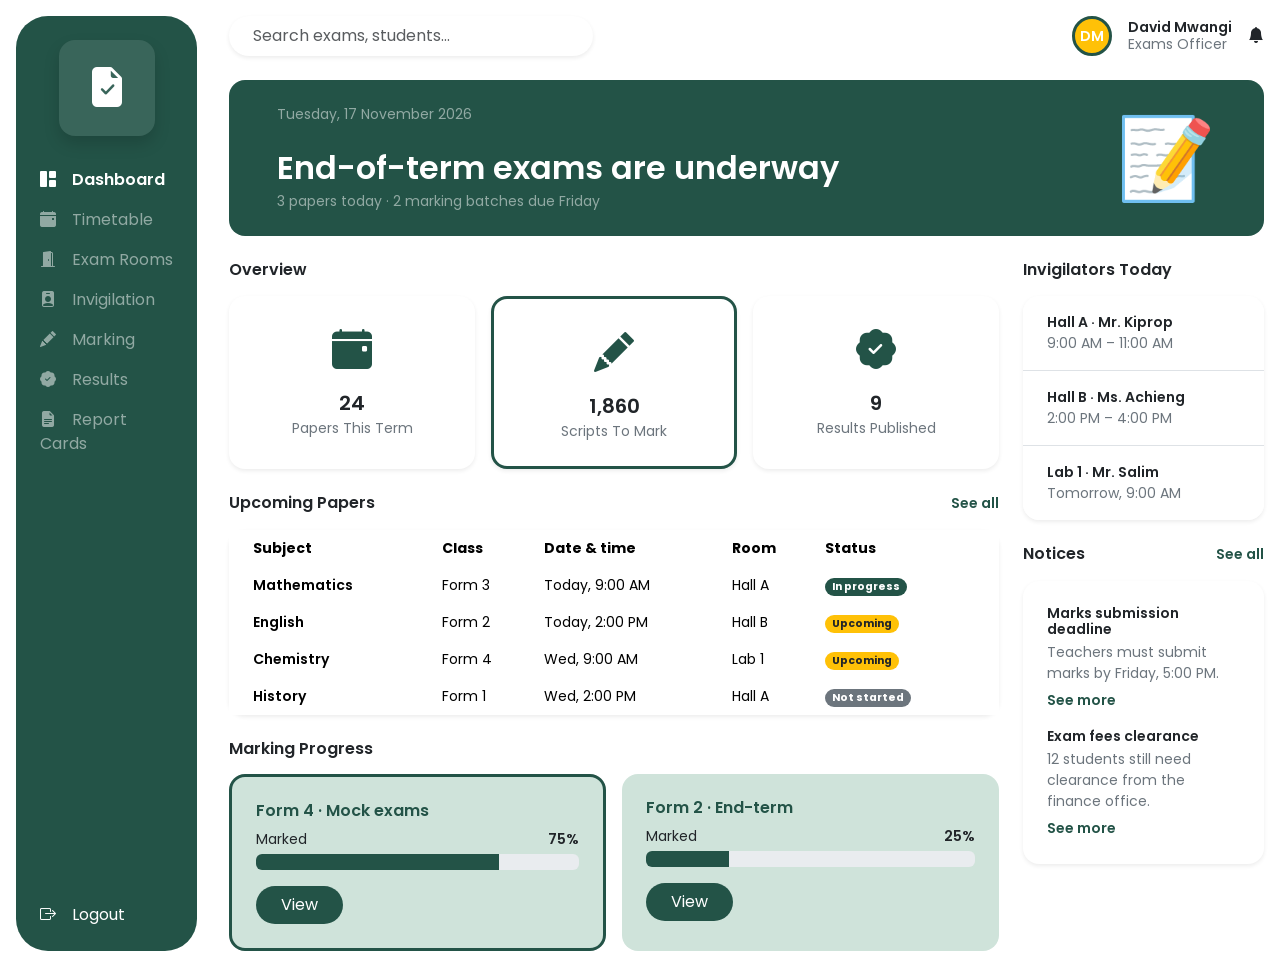
<file: examinations.html>
<!DOCTYPE html>
<!-- #235347 is set once on <html> by overriding Bootstrap's "success" colour variables. No <style> block, no custom classes. -->
<html lang="en" style="--bs-success-rgb: 35, 83, 71; --bs-success-bg-subtle: #cfe3da; --bs-success-border-subtle: #a5c9bb; --bs-body-font-family: Poppins, system-ui, sans-serif;">
<head>
  <meta charset="UTF-8">
  <meta name="viewport" content="width=device-width, initial-scale=1">
  <title>Examinations Office</title>
  <link href="https://cdn.jsdelivr.net/npm/bootstrap@5.3.3/dist/css/bootstrap.min.css" rel="stylesheet">
  <link href="https://cdn.jsdelivr.net/npm/bootstrap-icons@1.11.3/font/bootstrap-icons.min.css" rel="stylesheet">
  <link href="https://fonts.googleapis.com/css2?family=Poppins:wght@300;400;500;600;700&display=swap" rel="stylesheet">
</head>
<body class="bg-success-subtle">
<div class="container-fluid bg-white">
  <div class="row min-vh-100">

    <aside class="col-lg-2 col-md-3 p-3">
      <div class="bg-success text-white rounded-5 p-4 h-100 d-flex flex-column">
        <div class="bg-white bg-opacity-10 rounded-4 d-flex align-items-center justify-content-center mx-auto mb-4 fs-1 shadow" style="width: 6rem; height: 6rem;"><i class="bi bi-file-earmark-check-fill"></i></div>
        <nav class="nav flex-column">
          <a class="nav-link text-white fw-semibold px-0" href="#"><i class="bi bi-grid-1x2-fill me-3"></i>Dashboard</a>
          <a class="nav-link text-white-50 px-0" href="#"><i class="bi bi-calendar-event-fill me-3"></i>Timetable</a>
          <a class="nav-link text-white-50 px-0" href="#"><i class="bi bi-door-open-fill me-3"></i>Exam Rooms</a>
          <a class="nav-link text-white-50 px-0" href="#"><i class="bi bi-person-badge-fill me-3"></i>Invigilation</a>
          <a class="nav-link text-white-50 px-0" href="#"><i class="bi bi-pencil-fill me-3"></i>Marking</a>
          <a class="nav-link text-white-50 px-0" href="#"><i class="bi bi-patch-check-fill me-3"></i>Results</a>
          <a class="nav-link text-white-50 px-0" href="#"><i class="bi bi-file-earmark-text-fill me-3"></i>Report Cards</a>
        </nav>
        <a class="nav-link text-white px-0 mt-auto pt-5" href="#"><i class="bi bi-box-arrow-right me-3"></i>Logout</a>
      </div>
    </aside>

    <main class="col-lg-10 col-md-9 p-3">
      <div class="d-flex justify-content-between align-items-center mb-4">
        <input type="search" class="form-control rounded-pill border-0 shadow-sm px-4 py-2 w-auto" placeholder="Search exams, students..." aria-label="Search">
        <div class="d-flex align-items-center gap-3">
          <span class="rounded-circle border border-3 border-success bg-warning text-white fw-semibold small d-flex align-items-center justify-content-center" style="width: 2.5rem; height: 2.5rem;">DM</span>
          <div class="lh-sm"><div class="fw-semibold small">David Mwangi</div><div class="text-secondary small">Exams Officer</div></div>
          <i class="bi bi-bell-fill"></i>
        </div>
      </div>

      <section class="bg-success text-white rounded-4 p-4 px-md-5 mb-4 d-flex justify-content-between align-items-center overflow-hidden">
        <div>
          <div class="small text-white-50">Tuesday, 17 November 2026</div>
          <h2 class="fw-semibold mt-4 mb-1">End-of-term exams are underway</h2>
          <p class="small text-white-50 mb-0">3 papers today · 2 marking batches due Friday</p>
        </div>
        <div class="display-1 d-none d-md-block">📝</div>
      </section>

      <div class="row g-4">
        <div class="col-xl-9">
          <h3 class="h6 fw-semibold mb-3">Overview</h3>
          <div class="row g-3 mb-4">
            <div class="col-sm-4"><div class="card rounded-4 border-0 shadow-sm h-100 text-center"><div class="card-body py-4"><i class="bi bi-calendar-event-fill fs-1 text-success"></i><p class="fw-semibold fs-5 mb-0 mt-2">24</p><p class="small text-secondary mb-0">Papers This Term</p></div></div></div>
            <div class="col-sm-4"><div class="card rounded-4 border border-3 border-success shadow-sm h-100 text-center"><div class="card-body py-4"><i class="bi bi-pencil-fill fs-1 text-success"></i><p class="fw-semibold fs-5 mb-0 mt-2">1,860</p><p class="small text-secondary mb-0">Scripts To Mark</p></div></div></div>
            <div class="col-sm-4"><div class="card rounded-4 border-0 shadow-sm h-100 text-center"><div class="card-body py-4"><i class="bi bi-patch-check-fill fs-1 text-success"></i><p class="fw-semibold fs-5 mb-0 mt-2">9</p><p class="small text-secondary mb-0">Results Published</p></div></div></div>
          </div>

          <div class="d-flex justify-content-between align-items-center mb-3">
            <h3 class="h6 fw-semibold mb-0">Upcoming Papers</h3>
            <a href="#" class="small fw-semibold text-success text-decoration-none">See all</a>
          </div>
          <div class="card rounded-4 border-0 shadow-sm mb-4">
            <div class="table-responsive">
              <table class="table table-borderless align-middle mb-0">
                <thead><tr class="text-secondary small"><th class="ps-4">Subject</th><th>Class</th><th>Date &amp; time</th><th>Room</th><th class="pe-4">Status</th></tr></thead>
                <tbody class="small">
                  <tr><td class="ps-4 fw-semibold">Mathematics</td><td>Form 3</td><td>Today, 9:00 AM</td><td>Hall A</td><td class="pe-4"><span class="badge rounded-pill bg-success">In progress</span></td></tr>
                  <tr><td class="ps-4 fw-semibold">English</td><td>Form 2</td><td>Today, 2:00 PM</td><td>Hall B</td><td class="pe-4"><span class="badge rounded-pill bg-warning text-dark">Upcoming</span></td></tr>
                  <tr><td class="ps-4 fw-semibold">Chemistry</td><td>Form 4</td><td>Wed, 9:00 AM</td><td>Lab 1</td><td class="pe-4"><span class="badge rounded-pill bg-warning text-dark">Upcoming</span></td></tr>
                  <tr><td class="ps-4 fw-semibold">History</td><td>Form 1</td><td>Wed, 2:00 PM</td><td>Hall A</td><td class="pe-4"><span class="badge rounded-pill bg-secondary">Not started</span></td></tr>
                </tbody>
              </table>
            </div>
          </div>

          <h3 class="h6 fw-semibold mb-3">Marking Progress</h3>
          <div class="row g-3">
            <div class="col-md-6"><div class="bg-success-subtle border border-3 border-success rounded-4 p-4 h-100">
              <h6 class="text-success fw-semibold">Form 4 · Mock exams</h6>
              <div class="d-flex justify-content-between small mb-1"><span>Marked</span><span class="fw-semibold">75%</span></div>
              <div class="progress mb-3" role="progressbar" aria-label="Form 4 marking"><div class="progress-bar bg-success w-75"></div></div>
              <button class="btn bg-success text-white rounded-pill px-4">View</button>
            </div></div>
            <div class="col-md-6"><div class="bg-success-subtle rounded-4 p-4 h-100">
              <h6 class="text-success fw-semibold">Form 2 · End-term</h6>
              <div class="d-flex justify-content-between small mb-1"><span>Marked</span><span class="fw-semibold">25%</span></div>
              <div class="progress mb-3" role="progressbar" aria-label="Form 2 marking"><div class="progress-bar bg-success w-25"></div></div>
              <button class="btn bg-success text-white rounded-pill px-4">View</button>
            </div></div>
          </div>
        </div>

        <div class="col-xl-3">
          <h3 class="h6 fw-semibold mb-3">Invigilators Today</h3>
          <div class="card rounded-4 border-0 shadow-sm mb-4"><ul class="list-group list-group-flush rounded-4">
            <li class="list-group-item py-3 px-4"><div class="small fw-semibold">Hall A · Mr. Kiprop</div><div class="small text-secondary">9:00 AM – 11:00 AM</div></li>
            <li class="list-group-item py-3 px-4"><div class="small fw-semibold">Hall B · Ms. Achieng</div><div class="small text-secondary">2:00 PM – 4:00 PM</div></li>
            <li class="list-group-item py-3 px-4"><div class="small fw-semibold">Lab 1 · Mr. Salim</div><div class="small text-secondary">Tomorrow, 9:00 AM</div></li>
          </ul></div>

          <div class="d-flex justify-content-between align-items-center mb-3">
            <h3 class="h6 fw-semibold mb-0">Notices</h3>
            <a href="#" class="small fw-semibold text-success text-decoration-none">See all</a>
          </div>
          <div class="card rounded-4 border-0 shadow-sm"><div class="card-body p-4">
            <h6 class="small fw-semibold mb-1">Marks submission deadline</h6>
            <p class="small text-secondary mb-1">Teachers must submit marks by Friday, 5:00 PM.</p>
            <a href="#" class="small fw-semibold text-success text-decoration-none">See more</a>
            <h6 class="small fw-semibold mt-3 mb-1">Exam fees clearance</h6>
            <p class="small text-secondary mb-1">12 students still need clearance from the finance office.</p>
            <a href="#" class="small fw-semibold text-success text-decoration-none">See more</a>
          </div></div>
        </div>
      </div>
    </main>
  </div>
</div>
<script src="https://cdn.jsdelivr.net/npm/bootstrap@5.3.3/dist/js/bootstrap.bundle.min.js"></script>
</body>
</html>
</file>
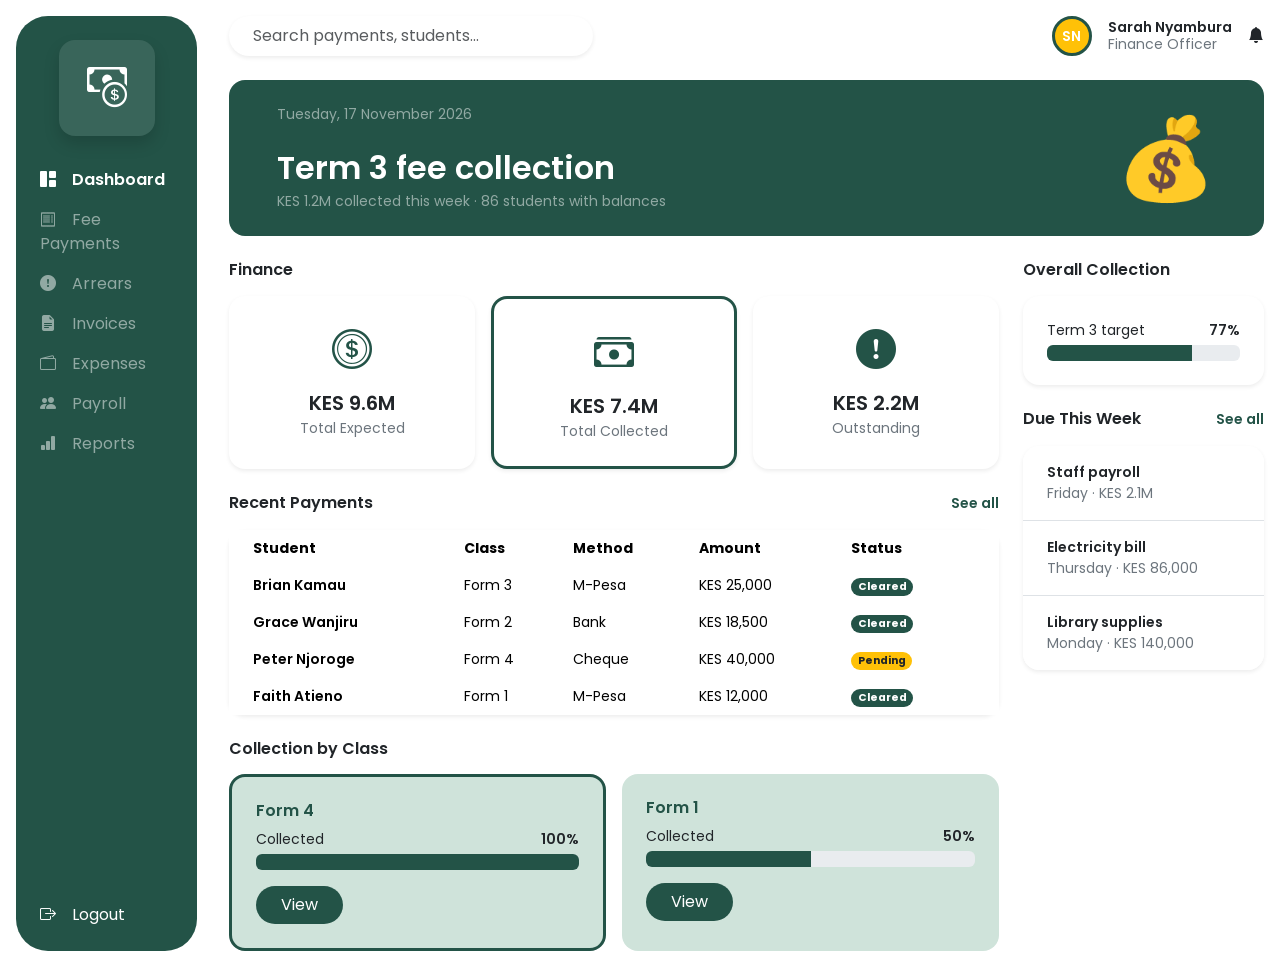
<file: finance.html>
<!DOCTYPE html>
<!-- #235347 is set once on <html> by overriding Bootstrap's "success" colour variables. No <style> block, no custom classes. -->
<html lang="en" style="--bs-success-rgb: 35, 83, 71; --bs-success-bg-subtle: #cfe3da; --bs-success-border-subtle: #a5c9bb; --bs-body-font-family: Poppins, system-ui, sans-serif;">
<head>
  <meta charset="UTF-8">
  <meta name="viewport" content="width=device-width, initial-scale=1">
  <title>Finance Department</title>
  <link href="https://cdn.jsdelivr.net/npm/bootstrap@5.3.3/dist/css/bootstrap.min.css" rel="stylesheet">
  <link href="https://cdn.jsdelivr.net/npm/bootstrap-icons@1.11.3/font/bootstrap-icons.min.css" rel="stylesheet">
  <link href="https://fonts.googleapis.com/css2?family=Poppins:wght@300;400;500;600;700&display=swap" rel="stylesheet">
</head>
<body class="bg-success-subtle">
<div class="container-fluid bg-white">
  <div class="row min-vh-100">

    <aside class="col-lg-2 col-md-3 p-3">
      <div class="bg-success text-white rounded-5 p-4 h-100 d-flex flex-column">
        <div class="bg-white bg-opacity-10 rounded-4 d-flex align-items-center justify-content-center mx-auto mb-4 fs-1 shadow" style="width: 6rem; height: 6rem;"><i class="bi bi-cash-coin"></i></div>
        <nav class="nav flex-column">
          <a class="nav-link text-white fw-semibold px-0" href="#"><i class="bi bi-grid-1x2-fill me-3"></i>Dashboard</a>
          <a class="nav-link text-white-50 px-0" href="#"><i class="bi bi-receipt me-3"></i>Fee Payments</a>
          <a class="nav-link text-white-50 px-0" href="#"><i class="bi bi-exclamation-circle-fill me-3"></i>Arrears</a>
          <a class="nav-link text-white-50 px-0" href="#"><i class="bi bi-file-earmark-text-fill me-3"></i>Invoices</a>
          <a class="nav-link text-white-50 px-0" href="#"><i class="bi bi-wallet2 me-3"></i>Expenses</a>
          <a class="nav-link text-white-50 px-0" href="#"><i class="bi bi-people-fill me-3"></i>Payroll</a>
          <a class="nav-link text-white-50 px-0" href="#"><i class="bi bi-bar-chart-fill me-3"></i>Reports</a>
        </nav>
        <a class="nav-link text-white px-0 mt-auto pt-5" href="#"><i class="bi bi-box-arrow-right me-3"></i>Logout</a>
      </div>
    </aside>

    <main class="col-lg-10 col-md-9 p-3">
      <div class="d-flex justify-content-between align-items-center mb-4">
        <input type="search" class="form-control rounded-pill border-0 shadow-sm px-4 py-2 w-auto" placeholder="Search payments, students..." aria-label="Search">
        <div class="d-flex align-items-center gap-3">
          <span class="rounded-circle border border-3 border-success bg-warning text-white fw-semibold small d-flex align-items-center justify-content-center" style="width: 2.5rem; height: 2.5rem;">SN</span>
          <div class="lh-sm"><div class="fw-semibold small">Sarah Nyambura</div><div class="text-secondary small">Finance Officer</div></div>
          <i class="bi bi-bell-fill"></i>
        </div>
      </div>

      <section class="bg-success text-white rounded-4 p-4 px-md-5 mb-4 d-flex justify-content-between align-items-center overflow-hidden">
        <div>
          <div class="small text-white-50">Tuesday, 17 November 2026</div>
          <h2 class="fw-semibold mt-4 mb-1">Term 3 fee collection</h2>
          <p class="small text-white-50 mb-0">KES 1.2M collected this week · 86 students with balances</p>
        </div>
        <div class="display-1 d-none d-md-block">💰</div>
      </section>

      <div class="row g-4">
        <div class="col-xl-9">
          <h3 class="h6 fw-semibold mb-3">Finance</h3>
          <div class="row g-3 mb-4">
            <div class="col-sm-4"><div class="card rounded-4 border-0 shadow-sm h-100 text-center"><div class="card-body py-4"><i class="bi bi-coin fs-1 text-success"></i><p class="fw-semibold fs-5 mb-0 mt-2">KES 9.6M</p><p class="small text-secondary mb-0">Total Expected</p></div></div></div>
            <div class="col-sm-4"><div class="card rounded-4 border border-3 border-success shadow-sm h-100 text-center"><div class="card-body py-4"><i class="bi bi-cash-stack fs-1 text-success"></i><p class="fw-semibold fs-5 mb-0 mt-2">KES 7.4M</p><p class="small text-secondary mb-0">Total Collected</p></div></div></div>
            <div class="col-sm-4"><div class="card rounded-4 border-0 shadow-sm h-100 text-center"><div class="card-body py-4"><i class="bi bi-exclamation-circle-fill fs-1 text-success"></i><p class="fw-semibold fs-5 mb-0 mt-2">KES 2.2M</p><p class="small text-secondary mb-0">Outstanding</p></div></div></div>
          </div>

          <div class="d-flex justify-content-between align-items-center mb-3">
            <h3 class="h6 fw-semibold mb-0">Recent Payments</h3>
            <a href="#" class="small fw-semibold text-success text-decoration-none">See all</a>
          </div>
          <div class="card rounded-4 border-0 shadow-sm mb-4">
            <div class="table-responsive">
              <table class="table table-borderless align-middle mb-0">
                <thead><tr class="text-secondary small"><th class="ps-4">Student</th><th>Class</th><th>Method</th><th>Amount</th><th class="pe-4">Status</th></tr></thead>
                <tbody class="small">
                  <tr><td class="ps-4 fw-semibold">Brian Kamau</td><td>Form 3</td><td>M-Pesa</td><td>KES 25,000</td><td class="pe-4"><span class="badge rounded-pill bg-success">Cleared</span></td></tr>
                  <tr><td class="ps-4 fw-semibold">Grace Wanjiru</td><td>Form 2</td><td>Bank</td><td>KES 18,500</td><td class="pe-4"><span class="badge rounded-pill bg-success">Cleared</span></td></tr>
                  <tr><td class="ps-4 fw-semibold">Peter Njoroge</td><td>Form 4</td><td>Cheque</td><td>KES 40,000</td><td class="pe-4"><span class="badge rounded-pill bg-warning text-dark">Pending</span></td></tr>
                  <tr><td class="ps-4 fw-semibold">Faith Atieno</td><td>Form 1</td><td>M-Pesa</td><td>KES 12,000</td><td class="pe-4"><span class="badge rounded-pill bg-success">Cleared</span></td></tr>
                </tbody>
              </table>
            </div>
          </div>

          <h3 class="h6 fw-semibold mb-3">Collection by Class</h3>
          <div class="row g-3">
            <div class="col-md-6"><div class="bg-success-subtle border border-3 border-success rounded-4 p-4 h-100">
              <h6 class="text-success fw-semibold">Form 4</h6>
              <div class="d-flex justify-content-between small mb-1"><span>Collected</span><span class="fw-semibold">100%</span></div>
              <div class="progress mb-3" role="progressbar" aria-label="Form 4 collection"><div class="progress-bar bg-success w-100"></div></div>
              <button class="btn bg-success text-white rounded-pill px-4">View</button>
            </div></div>
            <div class="col-md-6"><div class="bg-success-subtle rounded-4 p-4 h-100">
              <h6 class="text-success fw-semibold">Form 1</h6>
              <div class="d-flex justify-content-between small mb-1"><span>Collected</span><span class="fw-semibold">50%</span></div>
              <div class="progress mb-3" role="progressbar" aria-label="Form 1 collection"><div class="progress-bar bg-success w-50"></div></div>
              <button class="btn bg-success text-white rounded-pill px-4">View</button>
            </div></div>
          </div>
        </div>

        <div class="col-xl-3">
          <h3 class="h6 fw-semibold mb-3">Overall Collection</h3>
          <div class="card rounded-4 border-0 shadow-sm mb-4"><div class="card-body p-4">
            <div class="d-flex justify-content-between small mb-1"><span>Term 3 target</span><span class="fw-semibold">77%</span></div>
            <div class="progress" role="progressbar" aria-label="Overall collection"><div class="progress-bar bg-success w-75"></div></div>
          </div></div>

          <div class="d-flex justify-content-between align-items-center mb-3">
            <h3 class="h6 fw-semibold mb-0">Due This Week</h3>
            <a href="#" class="small fw-semibold text-success text-decoration-none">See all</a>
          </div>
          <div class="card rounded-4 border-0 shadow-sm"><ul class="list-group list-group-flush rounded-4">
            <li class="list-group-item py-3 px-4"><div class="small fw-semibold">Staff payroll</div><div class="small text-secondary">Friday · KES 2.1M</div></li>
            <li class="list-group-item py-3 px-4"><div class="small fw-semibold">Electricity bill</div><div class="small text-secondary">Thursday · KES 86,000</div></li>
            <li class="list-group-item py-3 px-4"><div class="small fw-semibold">Library supplies</div><div class="small text-secondary">Monday · KES 140,000</div></li>
          </ul></div>
        </div>
      </div>
    </main>
  </div>
</div>
<script src="https://cdn.jsdelivr.net/npm/bootstrap@5.3.3/dist/js/bootstrap.bundle.min.js"></script>
</body>
</html>
</file>
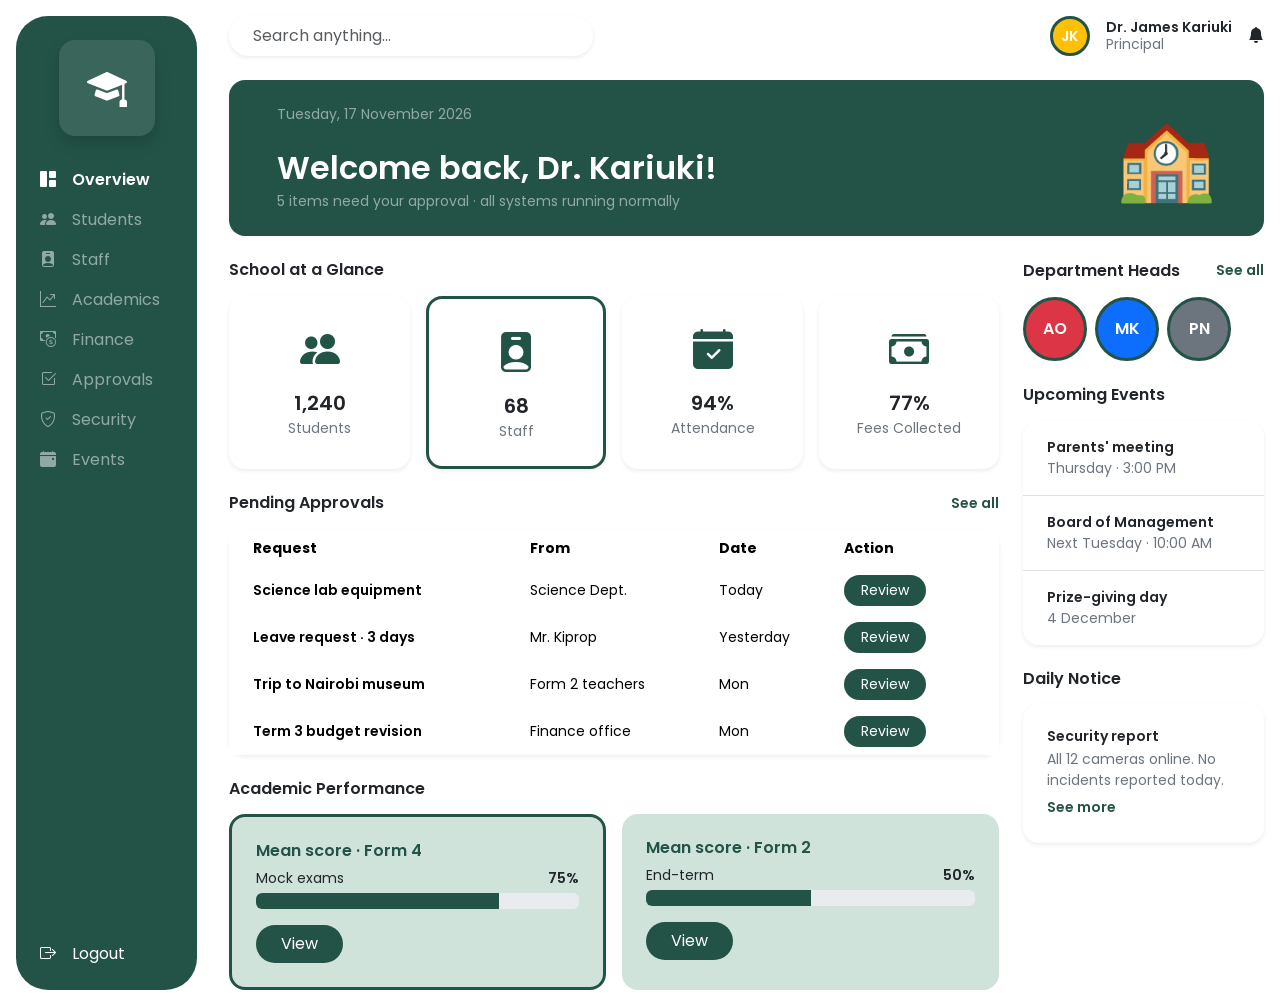
<file: principal.html>
<!DOCTYPE html>
<!-- #235347 is set once on <html> by overriding Bootstrap's "success" colour variables. No <style> block, no custom classes. -->
<html lang="en" style="--bs-success-rgb: 35, 83, 71; --bs-success-bg-subtle: #cfe3da; --bs-success-border-subtle: #a5c9bb; --bs-body-font-family: Poppins, system-ui, sans-serif;">
<head>
  <meta charset="UTF-8">
  <meta name="viewport" content="width=device-width, initial-scale=1">
  <title>Principal's Office</title>
  <link href="https://cdn.jsdelivr.net/npm/bootstrap@5.3.3/dist/css/bootstrap.min.css" rel="stylesheet">
  <link href="https://cdn.jsdelivr.net/npm/bootstrap-icons@1.11.3/font/bootstrap-icons.min.css" rel="stylesheet">
  <link href="https://fonts.googleapis.com/css2?family=Poppins:wght@300;400;500;600;700&display=swap" rel="stylesheet">
</head>
<body class="bg-success-subtle">
<div class="container-fluid bg-white">
  <div class="row min-vh-100">

    <aside class="col-lg-2 col-md-3 p-3">
      <div class="bg-success text-white rounded-5 p-4 h-100 d-flex flex-column">
        <div class="bg-white bg-opacity-10 rounded-4 d-flex align-items-center justify-content-center mx-auto mb-4 fs-1 shadow" style="width: 6rem; height: 6rem;"><i class="bi bi-mortarboard-fill"></i></div>
        <nav class="nav flex-column">
          <a class="nav-link text-white fw-semibold px-0" href="#"><i class="bi bi-grid-1x2-fill me-3"></i>Overview</a>
          <a class="nav-link text-white-50 px-0" href="#"><i class="bi bi-people-fill me-3"></i>Students</a>
          <a class="nav-link text-white-50 px-0" href="#"><i class="bi bi-person-badge-fill me-3"></i>Staff</a>
          <a class="nav-link text-white-50 px-0" href="#"><i class="bi bi-graph-up-arrow me-3"></i>Academics</a>
          <a class="nav-link text-white-50 px-0" href="#"><i class="bi bi-cash-coin me-3"></i>Finance</a>
          <a class="nav-link text-white-50 px-0" href="#"><i class="bi bi-check2-square me-3"></i>Approvals</a>
          <a class="nav-link text-white-50 px-0" href="#"><i class="bi bi-shield-check me-3"></i>Security</a>
          <a class="nav-link text-white-50 px-0" href="#"><i class="bi bi-calendar-event-fill me-3"></i>Events</a>
        </nav>
        <a class="nav-link text-white px-0 mt-auto pt-5" href="#"><i class="bi bi-box-arrow-right me-3"></i>Logout</a>
      </div>
    </aside>

    <main class="col-lg-10 col-md-9 p-3">
      <div class="d-flex justify-content-between align-items-center mb-4">
        <input type="search" class="form-control rounded-pill border-0 shadow-sm px-4 py-2 w-auto" placeholder="Search anything..." aria-label="Search">
        <div class="d-flex align-items-center gap-3">
          <span class="rounded-circle border border-3 border-success bg-warning text-white fw-semibold small d-flex align-items-center justify-content-center" style="width: 2.5rem; height: 2.5rem;">JK</span>
          <div class="lh-sm"><div class="fw-semibold small">Dr. James Kariuki</div><div class="text-secondary small">Principal</div></div>
          <i class="bi bi-bell-fill"></i>
        </div>
      </div>

      <section class="bg-success text-white rounded-4 p-4 px-md-5 mb-4 d-flex justify-content-between align-items-center overflow-hidden">
        <div>
          <div class="small text-white-50">Tuesday, 17 November 2026</div>
          <h2 class="fw-semibold mt-4 mb-1">Welcome back, Dr. Kariuki!</h2>
          <p class="small text-white-50 mb-0">5 items need your approval · all systems running normally</p>
        </div>
        <div class="display-1 d-none d-md-block">🏫</div>
      </section>

      <div class="row g-4">
        <div class="col-xl-9">
          <h3 class="h6 fw-semibold mb-3">School at a Glance</h3>
          <div class="row g-3 mb-4">
            <div class="col-6 col-md-3"><div class="card rounded-4 border-0 shadow-sm h-100 text-center"><div class="card-body py-4"><i class="bi bi-people-fill fs-1 text-success"></i><p class="fw-semibold fs-5 mb-0 mt-2">1,240</p><p class="small text-secondary mb-0">Students</p></div></div></div>
            <div class="col-6 col-md-3"><div class="card rounded-4 border border-3 border-success shadow-sm h-100 text-center"><div class="card-body py-4"><i class="bi bi-person-badge-fill fs-1 text-success"></i><p class="fw-semibold fs-5 mb-0 mt-2">68</p><p class="small text-secondary mb-0">Staff</p></div></div></div>
            <div class="col-6 col-md-3"><div class="card rounded-4 border-0 shadow-sm h-100 text-center"><div class="card-body py-4"><i class="bi bi-calendar-check-fill fs-1 text-success"></i><p class="fw-semibold fs-5 mb-0 mt-2">94%</p><p class="small text-secondary mb-0">Attendance</p></div></div></div>
            <div class="col-6 col-md-3"><div class="card rounded-4 border-0 shadow-sm h-100 text-center"><div class="card-body py-4"><i class="bi bi-cash-stack fs-1 text-success"></i><p class="fw-semibold fs-5 mb-0 mt-2">77%</p><p class="small text-secondary mb-0">Fees Collected</p></div></div></div>
          </div>

          <div class="d-flex justify-content-between align-items-center mb-3">
            <h3 class="h6 fw-semibold mb-0">Pending Approvals</h3>
            <a href="#" class="small fw-semibold text-success text-decoration-none">See all</a>
          </div>
          <div class="card rounded-4 border-0 shadow-sm mb-4">
            <div class="table-responsive">
              <table class="table table-borderless align-middle mb-0">
                <thead><tr class="text-secondary small"><th class="ps-4">Request</th><th>From</th><th>Date</th><th class="pe-4">Action</th></tr></thead>
                <tbody class="small">
                  <tr><td class="ps-4 fw-semibold">Science lab equipment</td><td>Science Dept.</td><td>Today</td><td class="pe-4"><button class="btn btn-sm bg-success text-white rounded-pill px-3">Review</button></td></tr>
                  <tr><td class="ps-4 fw-semibold">Leave request · 3 days</td><td>Mr. Kiprop</td><td>Yesterday</td><td class="pe-4"><button class="btn btn-sm bg-success text-white rounded-pill px-3">Review</button></td></tr>
                  <tr><td class="ps-4 fw-semibold">Trip to Nairobi museum</td><td>Form 2 teachers</td><td>Mon</td><td class="pe-4"><button class="btn btn-sm bg-success text-white rounded-pill px-3">Review</button></td></tr>
                  <tr><td class="ps-4 fw-semibold">Term 3 budget revision</td><td>Finance office</td><td>Mon</td><td class="pe-4"><button class="btn btn-sm bg-success text-white rounded-pill px-3">Review</button></td></tr>
                </tbody>
              </table>
            </div>
          </div>

          <h3 class="h6 fw-semibold mb-3">Academic Performance</h3>
          <div class="row g-3">
            <div class="col-md-6"><div class="bg-success-subtle border border-3 border-success rounded-4 p-4 h-100">
              <h6 class="text-success fw-semibold">Mean score · Form 4</h6>
              <div class="d-flex justify-content-between small mb-1"><span>Mock exams</span><span class="fw-semibold">75%</span></div>
              <div class="progress mb-3" role="progressbar" aria-label="Form 4 mean score"><div class="progress-bar bg-success w-75"></div></div>
              <button class="btn bg-success text-white rounded-pill px-4">View</button>
            </div></div>
            <div class="col-md-6"><div class="bg-success-subtle rounded-4 p-4 h-100">
              <h6 class="text-success fw-semibold">Mean score · Form 2</h6>
              <div class="d-flex justify-content-between small mb-1"><span>End-term</span><span class="fw-semibold">50%</span></div>
              <div class="progress mb-3" role="progressbar" aria-label="Form 2 mean score"><div class="progress-bar bg-success w-50"></div></div>
              <button class="btn bg-success text-white rounded-pill px-4">View</button>
            </div></div>
          </div>
        </div>

        <div class="col-xl-3">
          <div class="d-flex justify-content-between align-items-center mb-3">
            <h3 class="h6 fw-semibold mb-0">Department Heads</h3>
            <a href="#" class="small fw-semibold text-success text-decoration-none">See all</a>
          </div>
          <div class="d-flex gap-2 mb-4">
            <span class="rounded-circle border border-3 border-success bg-danger text-white fw-semibold d-flex align-items-center justify-content-center" style="width: 4rem; height: 4rem;">AO</span>
            <span class="rounded-circle border border-3 border-success bg-primary text-white fw-semibold d-flex align-items-center justify-content-center" style="width: 4rem; height: 4rem;">MK</span>
            <span class="rounded-circle border border-3 border-success bg-secondary text-white fw-semibold d-flex align-items-center justify-content-center" style="width: 4rem; height: 4rem;">PN</span>
          </div>

          <h3 class="h6 fw-semibold mb-3">Upcoming Events</h3>
          <div class="card rounded-4 border-0 shadow-sm mb-4"><ul class="list-group list-group-flush rounded-4">
            <li class="list-group-item py-3 px-4"><div class="small fw-semibold">Parents' meeting</div><div class="small text-secondary">Thursday · 3:00 PM</div></li>
            <li class="list-group-item py-3 px-4"><div class="small fw-semibold">Board of Management</div><div class="small text-secondary">Next Tuesday · 10:00 AM</div></li>
            <li class="list-group-item py-3 px-4"><div class="small fw-semibold">Prize-giving day</div><div class="small text-secondary">4 December</div></li>
          </ul></div>

          <h3 class="h6 fw-semibold mb-3">Daily Notice</h3>
          <div class="card rounded-4 border-0 shadow-sm"><div class="card-body p-4">
            <h6 class="small fw-semibold mb-1">Security report</h6>
            <p class="small text-secondary mb-1">All 12 cameras online. No incidents reported today.</p>
            <a href="#" class="small fw-semibold text-success text-decoration-none">See more</a>
          </div></div>
        </div>
      </div>
    </main>
  </div>
</div>
<script src="https://cdn.jsdelivr.net/npm/bootstrap@5.3.3/dist/js/bootstrap.bundle.min.js"></script>
</body>
</html>
</file>
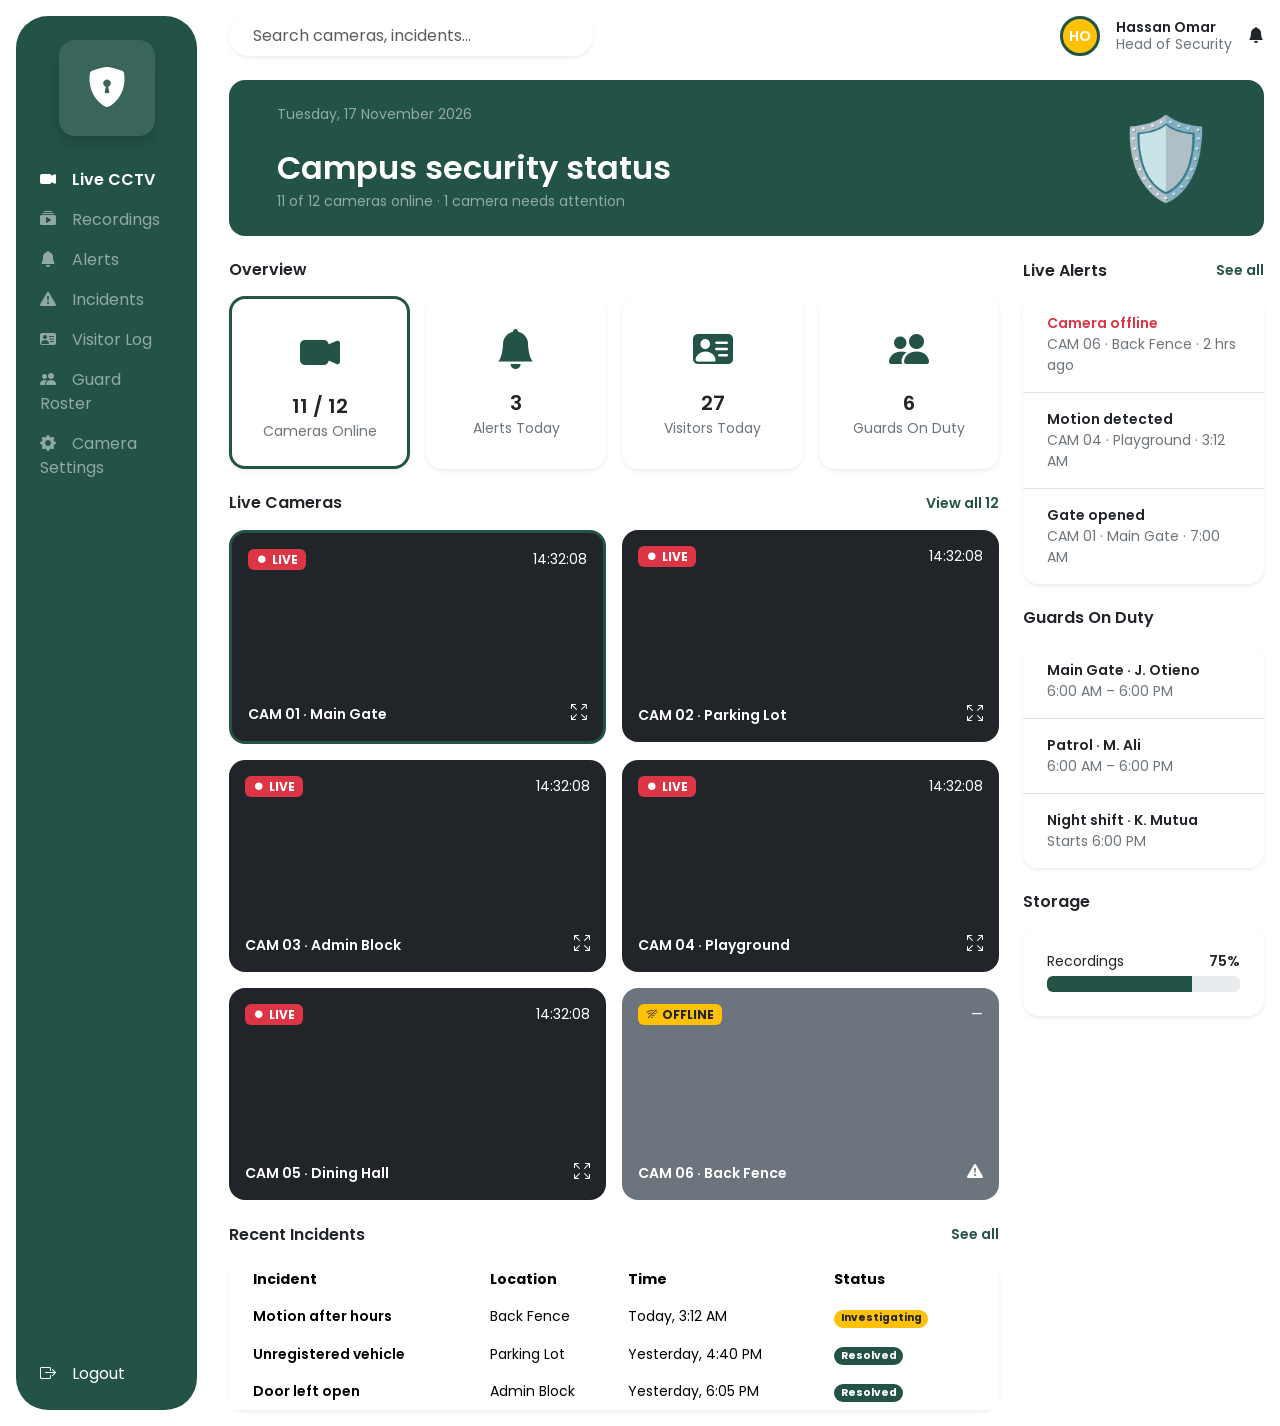
<file: security.html>
<!DOCTYPE html>
<!-- #235347 is set once on <html> by overriding Bootstrap's "success" colour variables. No <style> block, no custom classes. -->
<html lang="en" style="--bs-success-rgb: 35, 83, 71; --bs-success-bg-subtle: #cfe3da; --bs-success-border-subtle: #a5c9bb; --bs-body-font-family: Poppins, system-ui, sans-serif;">
<head>
  <meta charset="UTF-8">
  <meta name="viewport" content="width=device-width, initial-scale=1">
  <title>Security &amp; CCTV</title>
  <link href="https://cdn.jsdelivr.net/npm/bootstrap@5.3.3/dist/css/bootstrap.min.css" rel="stylesheet">
  <link href="https://cdn.jsdelivr.net/npm/bootstrap-icons@1.11.3/font/bootstrap-icons.min.css" rel="stylesheet">
  <link href="https://fonts.googleapis.com/css2?family=Poppins:wght@300;400;500;600;700&display=swap" rel="stylesheet">
</head>
<body class="bg-success-subtle">
<div class="container-fluid bg-white">
  <div class="row min-vh-100">

    <aside class="col-lg-2 col-md-3 p-3">
      <div class="bg-success text-white rounded-5 p-4 h-100 d-flex flex-column">
        <div class="bg-white bg-opacity-10 rounded-4 d-flex align-items-center justify-content-center mx-auto mb-4 fs-1 shadow" style="width: 6rem; height: 6rem;"><i class="bi bi-shield-lock-fill"></i></div>
        <nav class="nav flex-column">
          <a class="nav-link text-white fw-semibold px-0" href="#"><i class="bi bi-camera-video-fill me-3"></i>Live CCTV</a>
          <a class="nav-link text-white-50 px-0" href="#"><i class="bi bi-collection-play-fill me-3"></i>Recordings</a>
          <a class="nav-link text-white-50 px-0" href="#"><i class="bi bi-bell-fill me-3"></i>Alerts</a>
          <a class="nav-link text-white-50 px-0" href="#"><i class="bi bi-exclamation-triangle-fill me-3"></i>Incidents</a>
          <a class="nav-link text-white-50 px-0" href="#"><i class="bi bi-person-vcard-fill me-3"></i>Visitor Log</a>
          <a class="nav-link text-white-50 px-0" href="#"><i class="bi bi-people-fill me-3"></i>Guard Roster</a>
          <a class="nav-link text-white-50 px-0" href="#"><i class="bi bi-gear-fill me-3"></i>Camera Settings</a>
        </nav>
        <a class="nav-link text-white px-0 mt-auto pt-5" href="#"><i class="bi bi-box-arrow-right me-3"></i>Logout</a>
      </div>
    </aside>

    <main class="col-lg-10 col-md-9 p-3">
      <div class="d-flex justify-content-between align-items-center mb-4">
        <input type="search" class="form-control rounded-pill border-0 shadow-sm px-4 py-2 w-auto" placeholder="Search cameras, incidents..." aria-label="Search">
        <div class="d-flex align-items-center gap-3">
          <span class="rounded-circle border border-3 border-success bg-warning text-white fw-semibold small d-flex align-items-center justify-content-center" style="width: 2.5rem; height: 2.5rem;">HO</span>
          <div class="lh-sm"><div class="fw-semibold small">Hassan Omar</div><div class="text-secondary small">Head of Security</div></div>
          <i class="bi bi-bell-fill"></i>
        </div>
      </div>

      <section class="bg-success text-white rounded-4 p-4 px-md-5 mb-4 d-flex justify-content-between align-items-center overflow-hidden">
        <div>
          <div class="small text-white-50">Tuesday, 17 November 2026</div>
          <h2 class="fw-semibold mt-4 mb-1">Campus security status</h2>
          <p class="small text-white-50 mb-0">11 of 12 cameras online · 1 camera needs attention</p>
        </div>
        <div class="display-1 d-none d-md-block">🛡️</div>
      </section>

      <div class="row g-4">
        <div class="col-xl-9">

          <h3 class="h6 fw-semibold mb-3">Overview</h3>
          <div class="row g-3 mb-4">
            <div class="col-6 col-md-3"><div class="card rounded-4 border border-3 border-success shadow-sm h-100 text-center"><div class="card-body py-4"><i class="bi bi-camera-video-fill fs-1 text-success"></i><p class="fw-semibold fs-5 mb-0 mt-2">11 / 12</p><p class="small text-secondary mb-0">Cameras Online</p></div></div></div>
            <div class="col-6 col-md-3"><div class="card rounded-4 border-0 shadow-sm h-100 text-center"><div class="card-body py-4"><i class="bi bi-bell-fill fs-1 text-success"></i><p class="fw-semibold fs-5 mb-0 mt-2">3</p><p class="small text-secondary mb-0">Alerts Today</p></div></div></div>
            <div class="col-6 col-md-3"><div class="card rounded-4 border-0 shadow-sm h-100 text-center"><div class="card-body py-4"><i class="bi bi-person-vcard-fill fs-1 text-success"></i><p class="fw-semibold fs-5 mb-0 mt-2">27</p><p class="small text-secondary mb-0">Visitors Today</p></div></div></div>
            <div class="col-6 col-md-3"><div class="card rounded-4 border-0 shadow-sm h-100 text-center"><div class="card-body py-4"><i class="bi bi-people-fill fs-1 text-success"></i><p class="fw-semibold fs-5 mb-0 mt-2">6</p><p class="small text-secondary mb-0">Guards On Duty</p></div></div></div>
          </div>

          <div class="d-flex justify-content-between align-items-center mb-3">
            <h3 class="h6 fw-semibold mb-0">Live Cameras</h3>
            <a href="#" class="small fw-semibold text-success text-decoration-none">View all 12</a>
          </div>
          <div class="row g-3 mb-4">
            <div class="col-md-6 col-xxl-4"><div class="ratio ratio-16x9 rounded-4 overflow-hidden border border-3 border-success bg-dark"><div class="d-flex flex-column justify-content-between p-3 text-white">
              <div class="d-flex justify-content-between"><span class="badge bg-danger"><i class="bi bi-record-fill me-1"></i>LIVE</span><span class="small">14:32:08</span></div>
              <div class="d-flex justify-content-between align-items-end"><span class="small fw-semibold">CAM 01 · Main Gate</span><i class="bi bi-arrows-fullscreen"></i></div>
            </div></div></div>
            <div class="col-md-6 col-xxl-4"><div class="ratio ratio-16x9 rounded-4 overflow-hidden bg-dark"><div class="d-flex flex-column justify-content-between p-3 text-white">
              <div class="d-flex justify-content-between"><span class="badge bg-danger"><i class="bi bi-record-fill me-1"></i>LIVE</span><span class="small">14:32:08</span></div>
              <div class="d-flex justify-content-between align-items-end"><span class="small fw-semibold">CAM 02 · Parking Lot</span><i class="bi bi-arrows-fullscreen"></i></div>
            </div></div></div>
            <div class="col-md-6 col-xxl-4"><div class="ratio ratio-16x9 rounded-4 overflow-hidden bg-dark"><div class="d-flex flex-column justify-content-between p-3 text-white">
              <div class="d-flex justify-content-between"><span class="badge bg-danger"><i class="bi bi-record-fill me-1"></i>LIVE</span><span class="small">14:32:08</span></div>
              <div class="d-flex justify-content-between align-items-end"><span class="small fw-semibold">CAM 03 · Admin Block</span><i class="bi bi-arrows-fullscreen"></i></div>
            </div></div></div>
            <div class="col-md-6 col-xxl-4"><div class="ratio ratio-16x9 rounded-4 overflow-hidden bg-dark"><div class="d-flex flex-column justify-content-between p-3 text-white">
              <div class="d-flex justify-content-between"><span class="badge bg-danger"><i class="bi bi-record-fill me-1"></i>LIVE</span><span class="small">14:32:08</span></div>
              <div class="d-flex justify-content-between align-items-end"><span class="small fw-semibold">CAM 04 · Playground</span><i class="bi bi-arrows-fullscreen"></i></div>
            </div></div></div>
            <div class="col-md-6 col-xxl-4"><div class="ratio ratio-16x9 rounded-4 overflow-hidden bg-dark"><div class="d-flex flex-column justify-content-between p-3 text-white">
              <div class="d-flex justify-content-between"><span class="badge bg-danger"><i class="bi bi-record-fill me-1"></i>LIVE</span><span class="small">14:32:08</span></div>
              <div class="d-flex justify-content-between align-items-end"><span class="small fw-semibold">CAM 05 · Dining Hall</span><i class="bi bi-arrows-fullscreen"></i></div>
            </div></div></div>
            <div class="col-md-6 col-xxl-4"><div class="ratio ratio-16x9 rounded-4 overflow-hidden bg-secondary"><div class="d-flex flex-column justify-content-between p-3 text-white">
              <div class="d-flex justify-content-between"><span class="badge bg-warning text-dark"><i class="bi bi-wifi-off me-1"></i>OFFLINE</span><span class="small">—</span></div>
              <div class="d-flex justify-content-between align-items-end"><span class="small fw-semibold">CAM 06 · Back Fence</span><i class="bi bi-exclamation-triangle-fill"></i></div>
            </div></div></div>
          </div>

          <div class="d-flex justify-content-between align-items-center mb-3">
            <h3 class="h6 fw-semibold mb-0">Recent Incidents</h3>
            <a href="#" class="small fw-semibold text-success text-decoration-none">See all</a>
          </div>
          <div class="card rounded-4 border-0 shadow-sm">
            <div class="table-responsive">
              <table class="table table-borderless align-middle mb-0">
                <thead><tr class="text-secondary small"><th class="ps-4">Incident</th><th>Location</th><th>Time</th><th class="pe-4">Status</th></tr></thead>
                <tbody class="small">
                  <tr><td class="ps-4 fw-semibold">Motion after hours</td><td>Back Fence</td><td>Today, 3:12 AM</td><td class="pe-4"><span class="badge rounded-pill bg-warning text-dark">Investigating</span></td></tr>
                  <tr><td class="ps-4 fw-semibold">Unregistered vehicle</td><td>Parking Lot</td><td>Yesterday, 4:40 PM</td><td class="pe-4"><span class="badge rounded-pill bg-success">Resolved</span></td></tr>
                  <tr><td class="ps-4 fw-semibold">Door left open</td><td>Admin Block</td><td>Yesterday, 6:05 PM</td><td class="pe-4"><span class="badge rounded-pill bg-success">Resolved</span></td></tr>
                </tbody>
              </table>
            </div>
          </div>
        </div>

        <div class="col-xl-3">
          <div class="d-flex justify-content-between align-items-center mb-3">
            <h3 class="h6 fw-semibold mb-0">Live Alerts</h3>
            <a href="#" class="small fw-semibold text-success text-decoration-none">See all</a>
          </div>
          <div class="card rounded-4 border-0 shadow-sm mb-4"><ul class="list-group list-group-flush rounded-4">
            <li class="list-group-item py-3 px-4"><div class="small fw-semibold text-danger">Camera offline</div><div class="small text-secondary">CAM 06 · Back Fence · 2 hrs ago</div></li>
            <li class="list-group-item py-3 px-4"><div class="small fw-semibold">Motion detected</div><div class="small text-secondary">CAM 04 · Playground · 3:12 AM</div></li>
            <li class="list-group-item py-3 px-4"><div class="small fw-semibold">Gate opened</div><div class="small text-secondary">CAM 01 · Main Gate · 7:00 AM</div></li>
          </ul></div>

          <h3 class="h6 fw-semibold mb-3">Guards On Duty</h3>
          <div class="card rounded-4 border-0 shadow-sm mb-4"><ul class="list-group list-group-flush rounded-4">
            <li class="list-group-item py-3 px-4"><div class="small fw-semibold">Main Gate · J. Otieno</div><div class="small text-secondary">6:00 AM – 6:00 PM</div></li>
            <li class="list-group-item py-3 px-4"><div class="small fw-semibold">Patrol · M. Ali</div><div class="small text-secondary">6:00 AM – 6:00 PM</div></li>
            <li class="list-group-item py-3 px-4"><div class="small fw-semibold">Night shift · K. Mutua</div><div class="small text-secondary">Starts 6:00 PM</div></li>
          </ul></div>

          <h3 class="h6 fw-semibold mb-3">Storage</h3>
          <div class="card rounded-4 border-0 shadow-sm"><div class="card-body p-4">
            <div class="d-flex justify-content-between small mb-1"><span>Recordings</span><span class="fw-semibold">75%</span></div>
            <div class="progress" role="progressbar" aria-label="Recording storage"><div class="progress-bar bg-success w-75"></div></div>
          </div></div>
        </div>
      </div>
    </main>
  </div>
</div>
<script src="https://cdn.jsdelivr.net/npm/bootstrap@5.3.3/dist/js/bootstrap.bundle.min.js"></script>
</body>
</html>
</file>
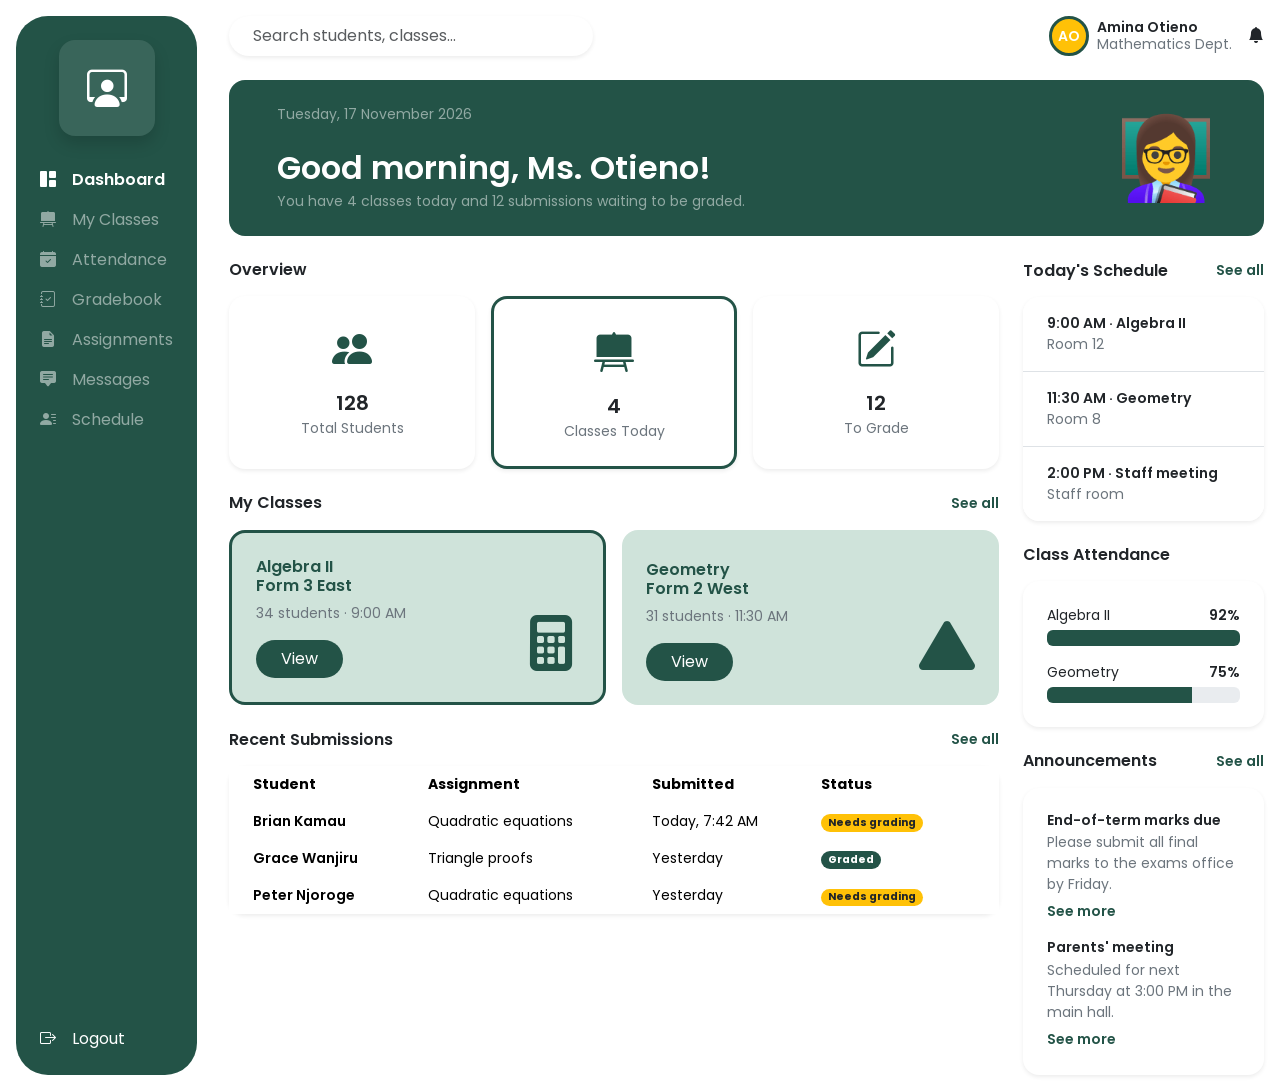
<file: techer.html>
<!DOCTYPE html>
<!--
  Brand colour #235347 is set once, on the <html> tag, by overriding Bootstrap's own
  colour variables. After that, every Bootstrap "success" class (bg-success, text-success,
  border-success, bg-success-subtle...) uses #235347. There is no <style> block and no custom class.
-->
<html lang="en" style="--bs-success-rgb: 35, 83, 71; --bs-success-bg-subtle: #cfe3da; --bs-success-border-subtle: #a5c9bb; --bs-body-font-family: Poppins, system-ui, sans-serif;">
<head>
  <meta charset="UTF-8">
  <meta name="viewport" content="width=device-width, initial-scale=1">
  <title>Teacher Portal Dashboard</title>

  <link href="https://cdn.jsdelivr.net/npm/bootstrap@5.3.3/dist/css/bootstrap.min.css" rel="stylesheet">
  <link href="https://cdn.jsdelivr.net/npm/bootstrap-icons@1.11.3/font/bootstrap-icons.min.css" rel="stylesheet">
  <link href="https://fonts.googleapis.com/css2?family=Poppins:wght@300;400;500;600;700&display=swap" rel="stylesheet">
</head>

<body class="bg-success-subtle">
  <div class="container-fluid bg-white">
    <div class="row min-vh-100">

      <!-- ============ SIDEBAR ============ -->
      <aside class="col-lg-2 col-md-3 p-3">
        <div class="bg-success text-white rounded-5 p-4 h-100 d-flex flex-column">

          <div class="bg-white bg-opacity-10 rounded-4 d-flex align-items-center justify-content-center mx-auto mb-4 fs-1 shadow" style="width: 6rem; height: 6rem;">
            <i class="bi bi-person-workspace"></i>
          </div>

          <nav class="nav flex-column">
            <a class="nav-link text-white fw-semibold px-0" href="#"><i class="bi bi-grid-1x2-fill me-3"></i>Dashboard</a>
            <a class="nav-link text-white-50 px-0" href="#"><i class="bi bi-easel2-fill me-3"></i>My Classes</a>
            <a class="nav-link text-white-50 px-0" href="#"><i class="bi bi-calendar-check-fill me-3"></i>Attendance</a>
            <a class="nav-link text-white-50 px-0" href="#"><i class="bi bi-journal-check me-3"></i>Gradebook</a>
            <a class="nav-link text-white-50 px-0" href="#"><i class="bi bi-file-earmark-text-fill me-3"></i>Assignments</a>
            <a class="nav-link text-white-50 px-0" href="#"><i class="bi bi-chat-square-text-fill me-3"></i>Messages</a>
            <a class="nav-link text-white-50 px-0" href="#"><i class="bi bi-person-lines-fill me-3"></i>Schedule</a>
          </nav>

          <a class="nav-link text-white px-0 mt-auto pt-5" href="#"><i class="bi bi-box-arrow-right me-3"></i>Logout</a>
        </div>
      </aside>

      <!-- ============ MAIN ============ -->
      <main class="col-lg-10 col-md-9 p-3">

        <!-- Top bar -->
        <div class="d-flex justify-content-between align-items-center mb-4">
          <input type="search" class="form-control rounded-pill border-0 shadow-sm px-4 py-2 w-auto" placeholder="Search students, classes..." aria-label="Search">
          <div class="d-flex align-items-center gap-3">
            <div class="d-flex align-items-center gap-2">
              <span class="rounded-circle border border-3 border-success bg-warning text-white fw-semibold small d-flex align-items-center justify-content-center" style="width: 2.5rem; height: 2.5rem;">AO</span>
              <div class="lh-sm">
                <div class="fw-semibold small">Amina Otieno</div>
                <div class="text-secondary small">Mathematics Dept.</div>
              </div>
            </div>
            <i class="bi bi-bell-fill"></i>
          </div>
        </div>

        <!-- Welcome banner -->
        <section class="bg-success text-white rounded-4 p-4 px-md-5 mb-4 d-flex justify-content-between align-items-center overflow-hidden">
          <div>
            <div class="small text-white-50">Tuesday, 17 November 2026</div>
            <h2 class="fw-semibold mt-4 mb-1">Good morning, Ms. Otieno!</h2>
            <p class="small text-white-50 mb-0">You have 4 classes today and 12 submissions waiting to be graded.</p>
          </div>
          <div class="display-1 d-none d-md-block">👩‍🏫</div>
        </section>

        <div class="row g-4">

          <!-- Left column -->
          <div class="col-xl-9">

            <h3 class="h6 fw-semibold mb-3">Overview</h3>
            <div class="row g-3 mb-4">
              <div class="col-sm-4">
                <div class="card rounded-4 border-0 shadow-sm h-100 text-center">
                  <div class="card-body py-4">
                    <i class="bi bi-people-fill fs-1 text-success"></i>
                    <p class="fw-semibold fs-5 mb-0 mt-2">128</p>
                    <p class="small text-secondary mb-0">Total Students</p>
                  </div>
                </div>
              </div>
              <div class="col-sm-4">
                <div class="card rounded-4 border border-3 border-success shadow-sm h-100 text-center">
                  <div class="card-body py-4">
                    <i class="bi bi-easel2-fill fs-1 text-success"></i>
                    <p class="fw-semibold fs-5 mb-0 mt-2">4</p>
                    <p class="small text-secondary mb-0">Classes Today</p>
                  </div>
                </div>
              </div>
              <div class="col-sm-4">
                <div class="card rounded-4 border-0 shadow-sm h-100 text-center">
                  <div class="card-body py-4">
                    <i class="bi bi-pencil-square fs-1 text-success"></i>
                    <p class="fw-semibold fs-5 mb-0 mt-2">12</p>
                    <p class="small text-secondary mb-0">To Grade</p>
                  </div>
                </div>
              </div>
            </div>

            <div class="d-flex justify-content-between align-items-center mb-3">
              <h3 class="h6 fw-semibold mb-0">My Classes</h3>
              <a href="#" class="small fw-semibold text-success text-decoration-none">See all</a>
            </div>
            <div class="row g-3 mb-4">
              <div class="col-md-6">
                <div class="bg-success-subtle border border-3 border-success rounded-4 p-4 d-flex justify-content-between align-items-end h-100">
                  <div>
                    <h6 class="text-success fw-semibold">Algebra II<br>Form 3 East</h6>
                    <p class="small text-secondary mb-3">34 students · 9:00 AM</p>
                    <button class="btn bg-success text-white rounded-pill px-4">View</button>
                  </div>
                  <i class="bi bi-calculator-fill display-4 text-success"></i>
                </div>
              </div>
              <div class="col-md-6">
                <div class="bg-success-subtle rounded-4 p-4 d-flex justify-content-between align-items-end h-100">
                  <div>
                    <h6 class="text-success fw-semibold">Geometry<br>Form 2 West</h6>
                    <p class="small text-secondary mb-3">31 students · 11:30 AM</p>
                    <button class="btn bg-success text-white rounded-pill px-4">View</button>
                  </div>
                  <i class="bi bi-triangle-fill display-4 text-success"></i>
                </div>
              </div>
            </div>

            <div class="d-flex justify-content-between align-items-center mb-3">
              <h3 class="h6 fw-semibold mb-0">Recent Submissions</h3>
              <a href="#" class="small fw-semibold text-success text-decoration-none">See all</a>
            </div>
            <div class="card rounded-4 border-0 shadow-sm">
              <div class="table-responsive">
                <table class="table table-borderless align-middle mb-0">
                  <thead>
                    <tr class="text-secondary small">
                      <th class="ps-4">Student</th>
                      <th>Assignment</th>
                      <th>Submitted</th>
                      <th class="pe-4">Status</th>
                    </tr>
                  </thead>
                  <tbody class="small">
                    <tr>
                      <td class="ps-4 fw-semibold">Brian Kamau</td>
                      <td>Quadratic equations</td>
                      <td>Today, 7:42 AM</td>
                      <td class="pe-4"><span class="badge rounded-pill bg-warning text-dark">Needs grading</span></td>
                    </tr>
                    <tr>
                      <td class="ps-4 fw-semibold">Grace Wanjiru</td>
                      <td>Triangle proofs</td>
                      <td>Yesterday</td>
                      <td class="pe-4"><span class="badge rounded-pill bg-success">Graded</span></td>
                    </tr>
                    <tr>
                      <td class="ps-4 fw-semibold">Peter Njoroge</td>
                      <td>Quadratic equations</td>
                      <td>Yesterday</td>
                      <td class="pe-4"><span class="badge rounded-pill bg-warning text-dark">Needs grading</span></td>
                    </tr>
                  </tbody>
                </table>
              </div>
            </div>
          </div>

          <!-- Right column -->
          <div class="col-xl-3">

            <div class="d-flex justify-content-between align-items-center mb-3">
              <h3 class="h6 fw-semibold mb-0">Today's Schedule</h3>
              <a href="#" class="small fw-semibold text-success text-decoration-none">See all</a>
            </div>
            <div class="card rounded-4 border-0 shadow-sm mb-4">
              <ul class="list-group list-group-flush rounded-4">
                <li class="list-group-item py-3 px-4">
                  <div class="small fw-semibold">9:00 AM · Algebra II</div>
                  <div class="small text-secondary">Room 12</div>
                </li>
                <li class="list-group-item py-3 px-4">
                  <div class="small fw-semibold">11:30 AM · Geometry</div>
                  <div class="small text-secondary">Room 8</div>
                </li>
                <li class="list-group-item py-3 px-4">
                  <div class="small fw-semibold">2:00 PM · Staff meeting</div>
                  <div class="small text-secondary">Staff room</div>
                </li>
              </ul>
            </div>

            <h3 class="h6 fw-semibold mb-3">Class Attendance</h3>
            <div class="card rounded-4 border-0 shadow-sm mb-4">
              <div class="card-body p-4">
                <div class="d-flex justify-content-between small mb-1"><span>Algebra II</span><span class="fw-semibold">92%</span></div>
                <div class="progress mb-3" role="progressbar" aria-label="Algebra II attendance">
                  <div class="progress-bar bg-success w-100"></div>
                </div>
                <div class="d-flex justify-content-between small mb-1"><span>Geometry</span><span class="fw-semibold">75%</span></div>
                <div class="progress" role="progressbar" aria-label="Geometry attendance">
                  <div class="progress-bar bg-success w-75"></div>
                </div>
              </div>
            </div>

            <div class="d-flex justify-content-between align-items-center mb-3">
              <h3 class="h6 fw-semibold mb-0">Announcements</h3>
              <a href="#" class="small fw-semibold text-success text-decoration-none">See all</a>
            </div>
            <div class="card rounded-4 border-0 shadow-sm">
              <div class="card-body p-4">
                <h6 class="small fw-semibold mb-1">End-of-term marks due</h6>
                <p class="small text-secondary mb-1">Please submit all final marks to the exams office by Friday.</p>
                <a href="#" class="small fw-semibold text-success text-decoration-none">See more</a>

                <h6 class="small fw-semibold mt-3 mb-1">Parents' meeting</h6>
                <p class="small text-secondary mb-1">Scheduled for next Thursday at 3:00 PM in the main hall.</p>
                <a href="#" class="small fw-semibold text-success text-decoration-none">See more</a>
              </div>
            </div>
          </div>

        </div>
      </main>
    </div>
  </div>

  <script src="https://cdn.jsdelivr.net/npm/bootstrap@5.3.3/dist/js/bootstrap.bundle.min.js"></script>
</body>
</html>
</file>
